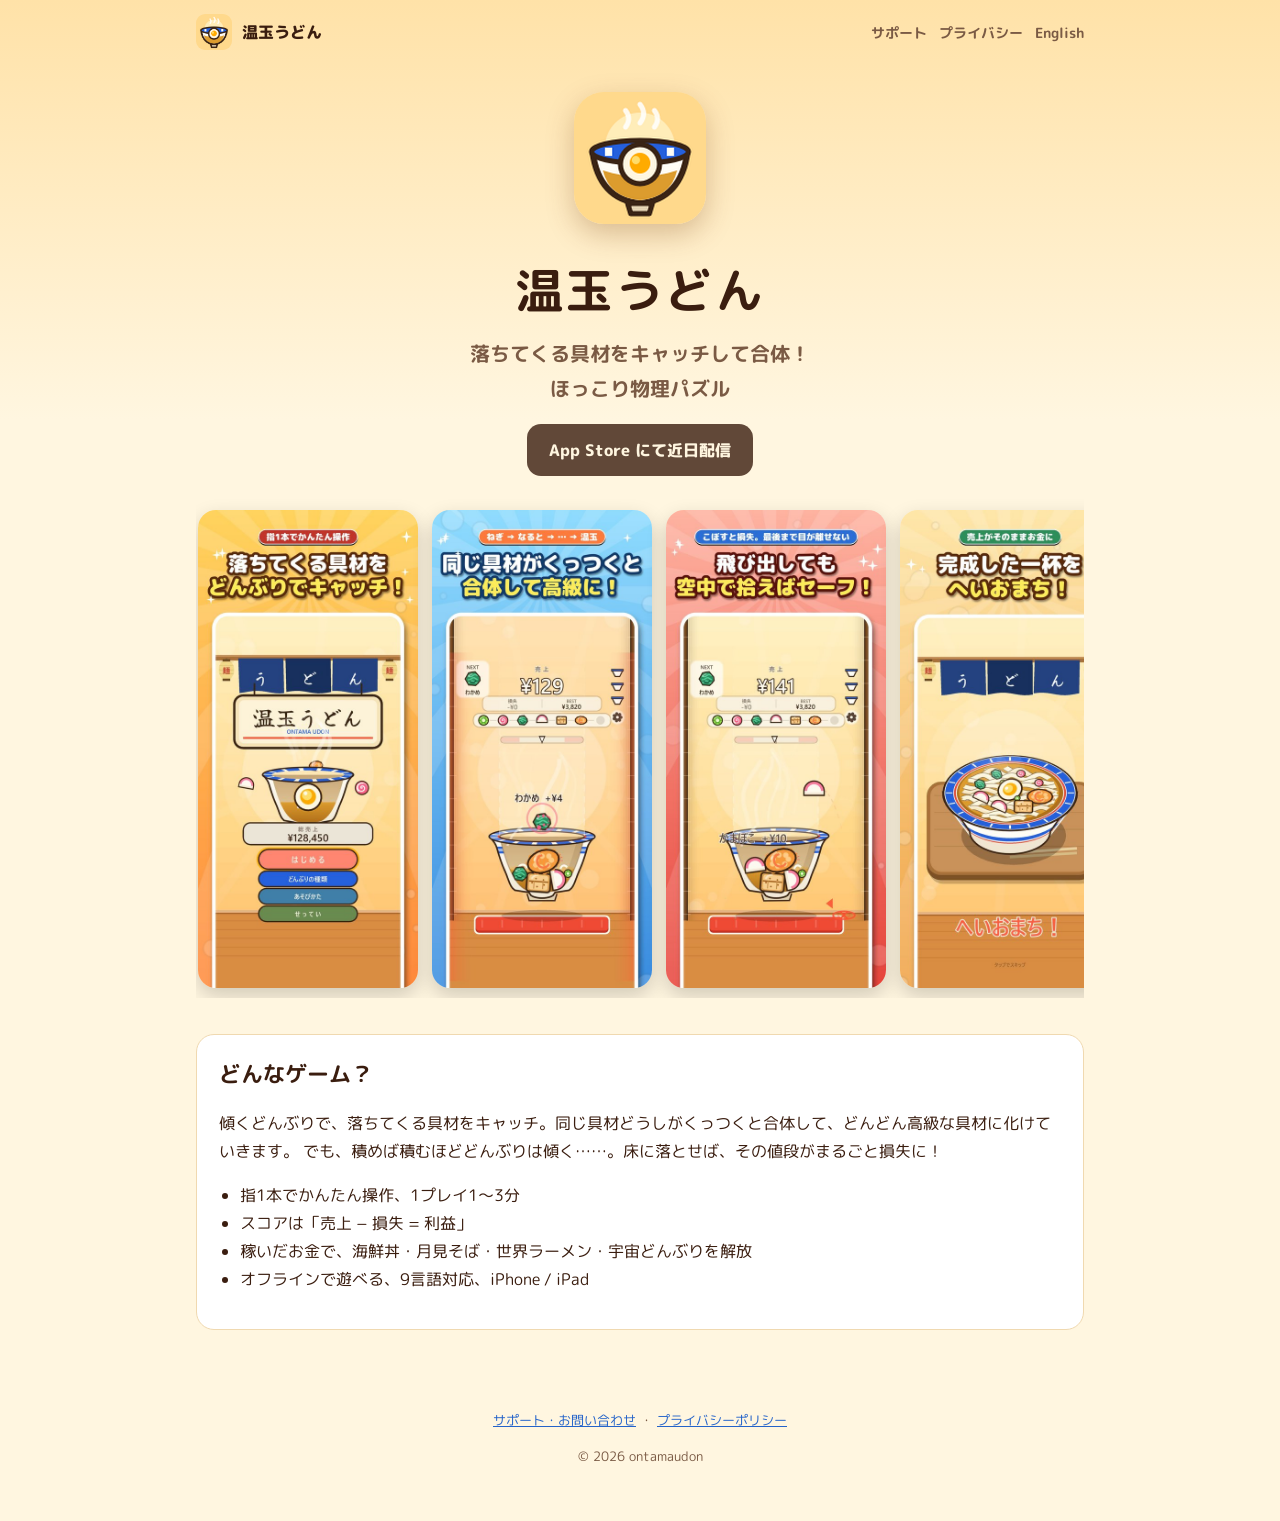
<file: index.html>
<!doctype html>
<html lang="ja">
<head>
<meta charset="utf-8">
<meta name="viewport" content="width=device-width, initial-scale=1">
<title>温玉うどん - どんぶり合体パズル</title>
<meta name="description" content="落ちてくる具材をどんぶりでキャッチ！同じ具材がくっつくと合体して高級に。指1本で遊べる、ほっこり物理パズルゲーム。">
<meta property="og:title" content="温玉うどん - どんぶり合体パズル">
<meta property="og:description" content="落ちてくる具材をどんぶりでキャッチして合体！ほっこり物理パズル。">
<meta property="og:image" content="https://ontamaudon.github.io/img/ss1.jpg">
<link rel="icon" href="favicon.png">
<link rel="apple-touch-icon" href="img/apple-touch-icon.png">
<link rel="preconnect" href="https://fonts.googleapis.com">
<link href="https://fonts.googleapis.com/css2?family=M+PLUS+Rounded+1c:wght@500;800&display=swap" rel="stylesheet">
<link rel="stylesheet" href="style.css">
</head>
<body>
<div class="wrap">
  <header class="top">
    <a class="brand" href="./"><img src="img/icon.png" alt="">温玉うどん</a>
    <nav><a href="support.html">サポート</a><a href="privacy.html">プライバシー</a><a href="en.html">English</a></nav>
  </header>

  <div class="hero">
    <img class="icon" src="img/icon.png" alt="温玉うどん アイコン">
    <h1>温玉うどん</h1>
    <p class="tag">落ちてくる具材をキャッチして合体！<br>ほっこり物理パズル</p>
    <span class="badge soon">App Store にて近日配信</span>
  </div>

  <div class="shots">
    <img src="img/ss1.jpg" alt="スクリーンショット1"><img src="img/ss2.jpg" alt="スクリーンショット2">
    <img src="img/ss3.jpg" alt="スクリーンショット3"><img src="img/ss4.jpg" alt="スクリーンショット4">
    <img src="img/ss5.jpg" alt="スクリーンショット5"><img src="img/ss6.jpg" alt="スクリーンショット6">
  </div>

  <section>
    <div class="card">
      <h2>どんなゲーム？</h2>
      <p>傾くどんぶりで、落ちてくる具材をキャッチ。同じ具材どうしがくっつくと合体して、どんどん高級な具材に化けていきます。
      でも、積めば積むほどどんぶりは傾く……。床に落とせば、その値段がまるごと損失に！</p>
      <ul>
        <li>指1本でかんたん操作、1プレイ1〜3分</li>
        <li>スコアは「売上 − 損失 = 利益」</li>
        <li>稼いだお金で、海鮮丼・月見そば・世界ラーメン・宇宙どんぶりを解放</li>
        <li>オフラインで遊べる、9言語対応、iPhone / iPad</li>
      </ul>
    </div>
  </section>

  <footer>
    <p><a href="support.html">サポート・お問い合わせ</a> ・ <a href="privacy.html">プライバシーポリシー</a></p>
    <p>© 2026 ontamaudon</p>
  </footer>
</div>
</body>
</html>
</file>
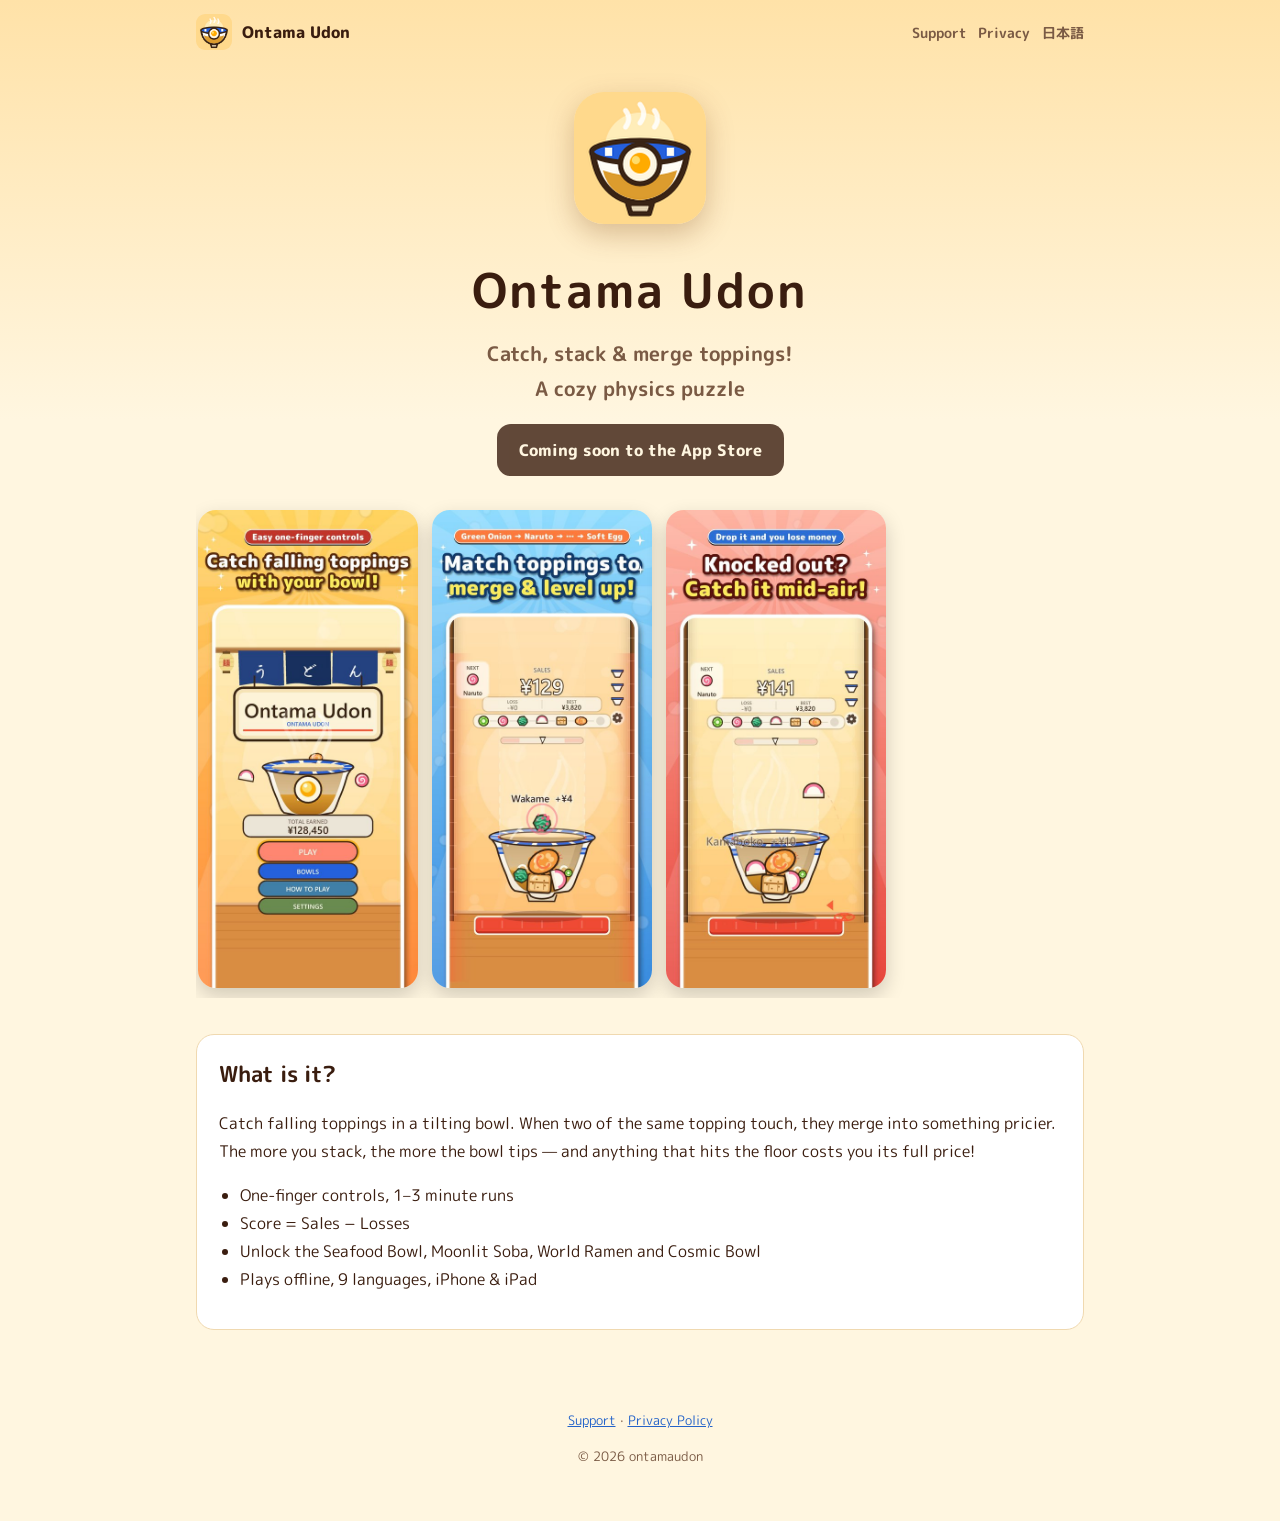
<file: en.html>
<!doctype html>
<html lang="en">
<head>
<meta charset="utf-8">
<meta name="viewport" content="width=device-width, initial-scale=1">
<title>Ontama Udon - Bowl Merge Puzzle</title>
<meta name="description" content="Catch falling toppings in your bowl and merge matching ones into pricier toppings. A cozy one-finger physics puzzle.">
<link rel="icon" href="favicon.png">
<link rel="apple-touch-icon" href="img/apple-touch-icon.png">
<link rel="preconnect" href="https://fonts.googleapis.com">
<link href="https://fonts.googleapis.com/css2?family=M+PLUS+Rounded+1c:wght@500;800&display=swap" rel="stylesheet">
<link rel="stylesheet" href="style.css">
</head>
<body>
<div class="wrap">
  <header class="top">
    <a class="brand" href="en.html"><img src="img/icon.png" alt="">Ontama Udon</a>
    <nav><a href="support.html#en">Support</a><a href="privacy.html#en">Privacy</a><a href="./">日本語</a></nav>
  </header>
  <div class="hero">
    <img class="icon" src="img/icon.png" alt="Ontama Udon icon">
    <h1>Ontama Udon</h1>
    <p class="tag">Catch, stack &amp; merge toppings!<br>A cozy physics puzzle</p>
    <span class="badge soon">Coming soon to the App Store</span>
  </div>
  <div class="shots">
    <img src="img/en_ss1.jpg" alt="Screenshot 1"><img src="img/en_ss2.jpg" alt="Screenshot 2"><img src="img/en_ss3.jpg" alt="Screenshot 3">
  </div>
  <section>
    <div class="card">
      <h2>What is it?</h2>
      <p>Catch falling toppings in a tilting bowl. When two of the same topping touch, they merge into something pricier.
      The more you stack, the more the bowl tips — and anything that hits the floor costs you its full price!</p>
      <ul>
        <li>One-finger controls, 1–3 minute runs</li>
        <li>Score = Sales − Losses</li>
        <li>Unlock the Seafood Bowl, Moonlit Soba, World Ramen and Cosmic Bowl</li>
        <li>Plays offline, 9 languages, iPhone &amp; iPad</li>
      </ul>
    </div>
  </section>
  <footer>
    <p><a href="support.html#en">Support</a> · <a href="privacy.html#en">Privacy Policy</a></p>
    <p>© 2026 ontamaudon</p>
  </footer>
</div>
</body>
</html>
</file>
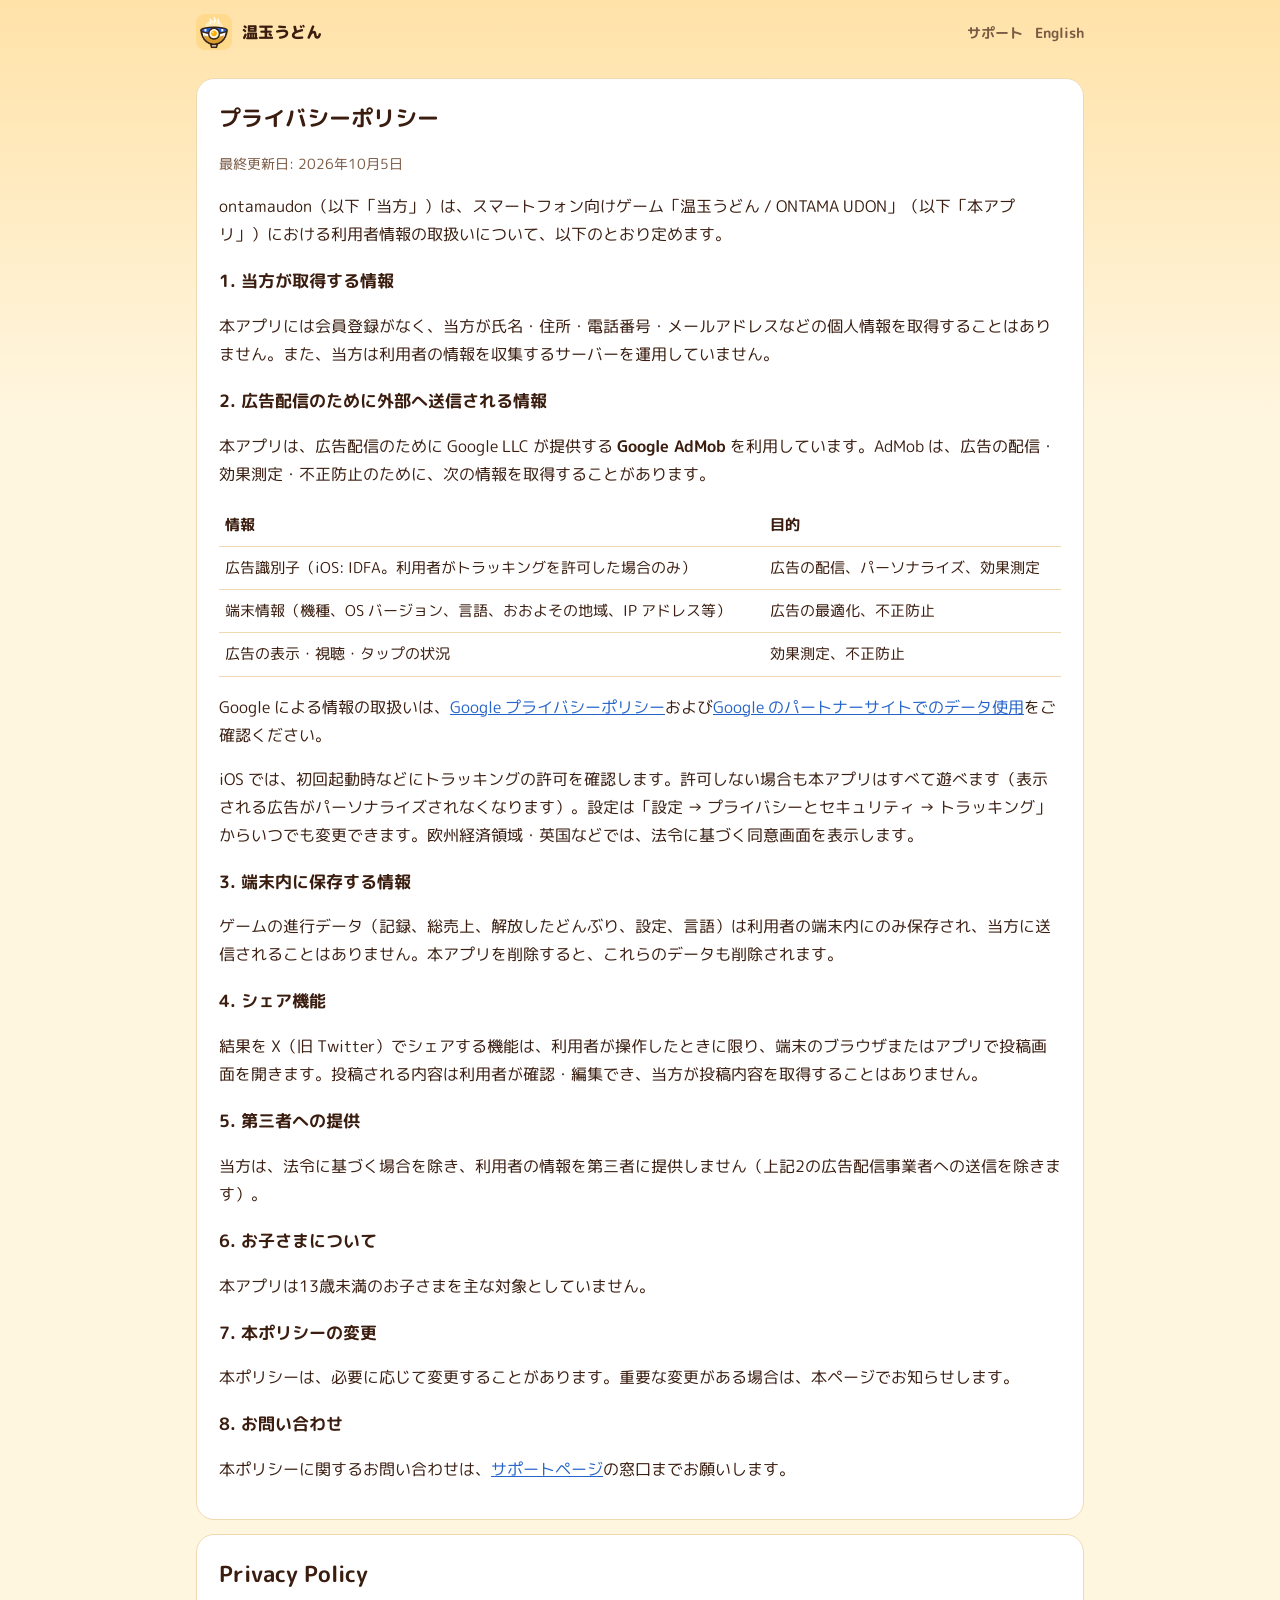
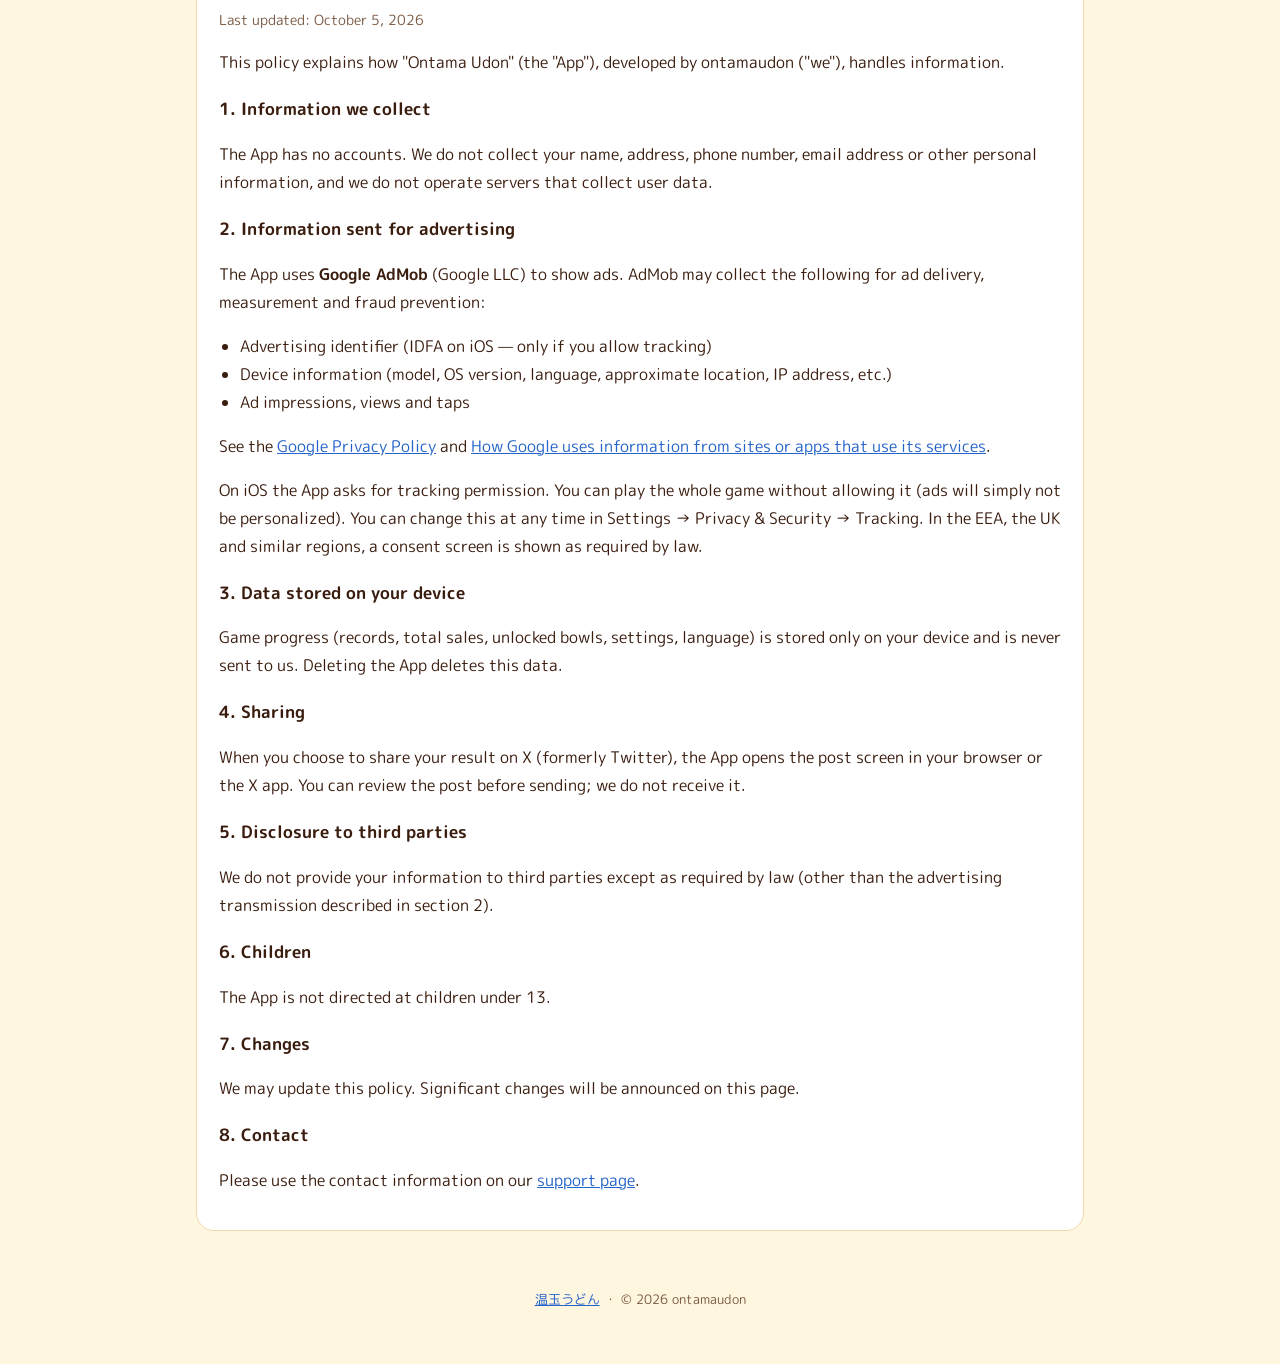
<file: privacy.html>
<!doctype html>
<html lang="ja">
<head>
<meta charset="utf-8">
<meta name="viewport" content="width=device-width, initial-scale=1">
<title>プライバシーポリシー | 温玉うどん</title>
<link rel="icon" href="favicon.png">
<link rel="preconnect" href="https://fonts.googleapis.com">
<link href="https://fonts.googleapis.com/css2?family=M+PLUS+Rounded+1c:wght@500;800&display=swap" rel="stylesheet">
<link rel="stylesheet" href="style.css">
</head>
<body>
<div class="wrap">
  <header class="top">
    <a class="brand" href="./"><img src="img/icon.png" alt="">温玉うどん</a>
    <nav><a href="support.html">サポート</a><a href="#en">English</a></nav>
  </header>

  <div class="card">
    <h2>プライバシーポリシー</h2>
    <p class="muted">最終更新日: 2026年10月5日</p>
    <p>ontamaudon（以下「当方」）は、スマートフォン向けゲーム「温玉うどん / ONTAMA UDON」（以下「本アプリ」）における利用者情報の取扱いについて、以下のとおり定めます。</p>

    <h3>1. 当方が取得する情報</h3>
    <p>本アプリには会員登録がなく、当方が氏名・住所・電話番号・メールアドレスなどの個人情報を取得することはありません。また、当方は利用者の情報を収集するサーバーを運用していません。</p>

    <h3>2. 広告配信のために外部へ送信される情報</h3>
    <p>本アプリは、広告配信のために Google LLC が提供する <b>Google AdMob</b> を利用しています。AdMob は、広告の配信・効果測定・不正防止のために、次の情報を取得することがあります。</p>
    <table>
      <tr><th>情報</th><th>目的</th></tr>
      <tr><td>広告識別子（iOS: IDFA。利用者がトラッキングを許可した場合のみ）</td><td>広告の配信、パーソナライズ、効果測定</td></tr>
      <tr><td>端末情報（機種、OS バージョン、言語、おおよその地域、IP アドレス等）</td><td>広告の最適化、不正防止</td></tr>
      <tr><td>広告の表示・視聴・タップの状況</td><td>効果測定、不正防止</td></tr>
    </table>
    <p>Google による情報の取扱いは、<a href="https://policies.google.com/privacy">Google プライバシーポリシー</a>および<a href="https://policies.google.com/technologies/partner-sites">Google のパートナーサイトでのデータ使用</a>をご確認ください。</p>
    <p>iOS では、初回起動時などにトラッキングの許可を確認します。許可しない場合も本アプリはすべて遊べます（表示される広告がパーソナライズされなくなります）。設定は「設定 → プライバシーとセキュリティ → トラッキング」からいつでも変更できます。欧州経済領域・英国などでは、法令に基づく同意画面を表示します。</p>

    <h3>3. 端末内に保存する情報</h3>
    <p>ゲームの進行データ（記録、総売上、解放したどんぶり、設定、言語）は利用者の端末内にのみ保存され、当方に送信されることはありません。本アプリを削除すると、これらのデータも削除されます。</p>

    <h3>4. シェア機能</h3>
    <p>結果を X（旧 Twitter）でシェアする機能は、利用者が操作したときに限り、端末のブラウザまたはアプリで投稿画面を開きます。投稿される内容は利用者が確認・編集でき、当方が投稿内容を取得することはありません。</p>

    <h3>5. 第三者への提供</h3>
    <p>当方は、法令に基づく場合を除き、利用者の情報を第三者に提供しません（上記2の広告配信事業者への送信を除きます）。</p>

    <h3>6. お子さまについて</h3>
    <p>本アプリは13歳未満のお子さまを主な対象としていません。</p>

    <h3>7. 本ポリシーの変更</h3>
    <p>本ポリシーは、必要に応じて変更することがあります。重要な変更がある場合は、本ページでお知らせします。</p>

    <h3>8. お問い合わせ</h3>
    <p>本ポリシーに関するお問い合わせは、<a href="support.html">サポートページ</a>の窓口までお願いします。</p>
  </div>

  <div class="card" id="en">
    <h2>Privacy Policy</h2>
    <p class="muted">Last updated: October 5, 2026</p>
    <p>This policy explains how "Ontama Udon" (the "App"), developed by ontamaudon ("we"), handles information.</p>

    <h3>1. Information we collect</h3>
    <p>The App has no accounts. We do not collect your name, address, phone number, email address or other personal information, and we do not operate servers that collect user data.</p>

    <h3>2. Information sent for advertising</h3>
    <p>The App uses <b>Google AdMob</b> (Google LLC) to show ads. AdMob may collect the following for ad delivery, measurement and fraud prevention:</p>
    <ul>
      <li>Advertising identifier (IDFA on iOS — only if you allow tracking)</li>
      <li>Device information (model, OS version, language, approximate location, IP address, etc.)</li>
      <li>Ad impressions, views and taps</li>
    </ul>
    <p>See the <a href="https://policies.google.com/privacy">Google Privacy Policy</a> and <a href="https://policies.google.com/technologies/partner-sites">How Google uses information from sites or apps that use its services</a>.</p>
    <p>On iOS the App asks for tracking permission. You can play the whole game without allowing it (ads will simply not be personalized). You can change this at any time in Settings → Privacy &amp; Security → Tracking. In the EEA, the UK and similar regions, a consent screen is shown as required by law.</p>

    <h3>3. Data stored on your device</h3>
    <p>Game progress (records, total sales, unlocked bowls, settings, language) is stored only on your device and is never sent to us. Deleting the App deletes this data.</p>

    <h3>4. Sharing</h3>
    <p>When you choose to share your result on X (formerly Twitter), the App opens the post screen in your browser or the X app. You can review the post before sending; we do not receive it.</p>

    <h3>5. Disclosure to third parties</h3>
    <p>We do not provide your information to third parties except as required by law (other than the advertising transmission described in section 2).</p>

    <h3>6. Children</h3>
    <p>The App is not directed at children under 13.</p>

    <h3>7. Changes</h3>
    <p>We may update this policy. Significant changes will be announced on this page.</p>

    <h3>8. Contact</h3>
    <p>Please use the contact information on our <a href="support.html#en">support page</a>.</p>
  </div>

  <footer><p><a href="./">温玉うどん</a> ・ © 2026 ontamaudon</p></footer>
</div>
</body>
</html>
</file>
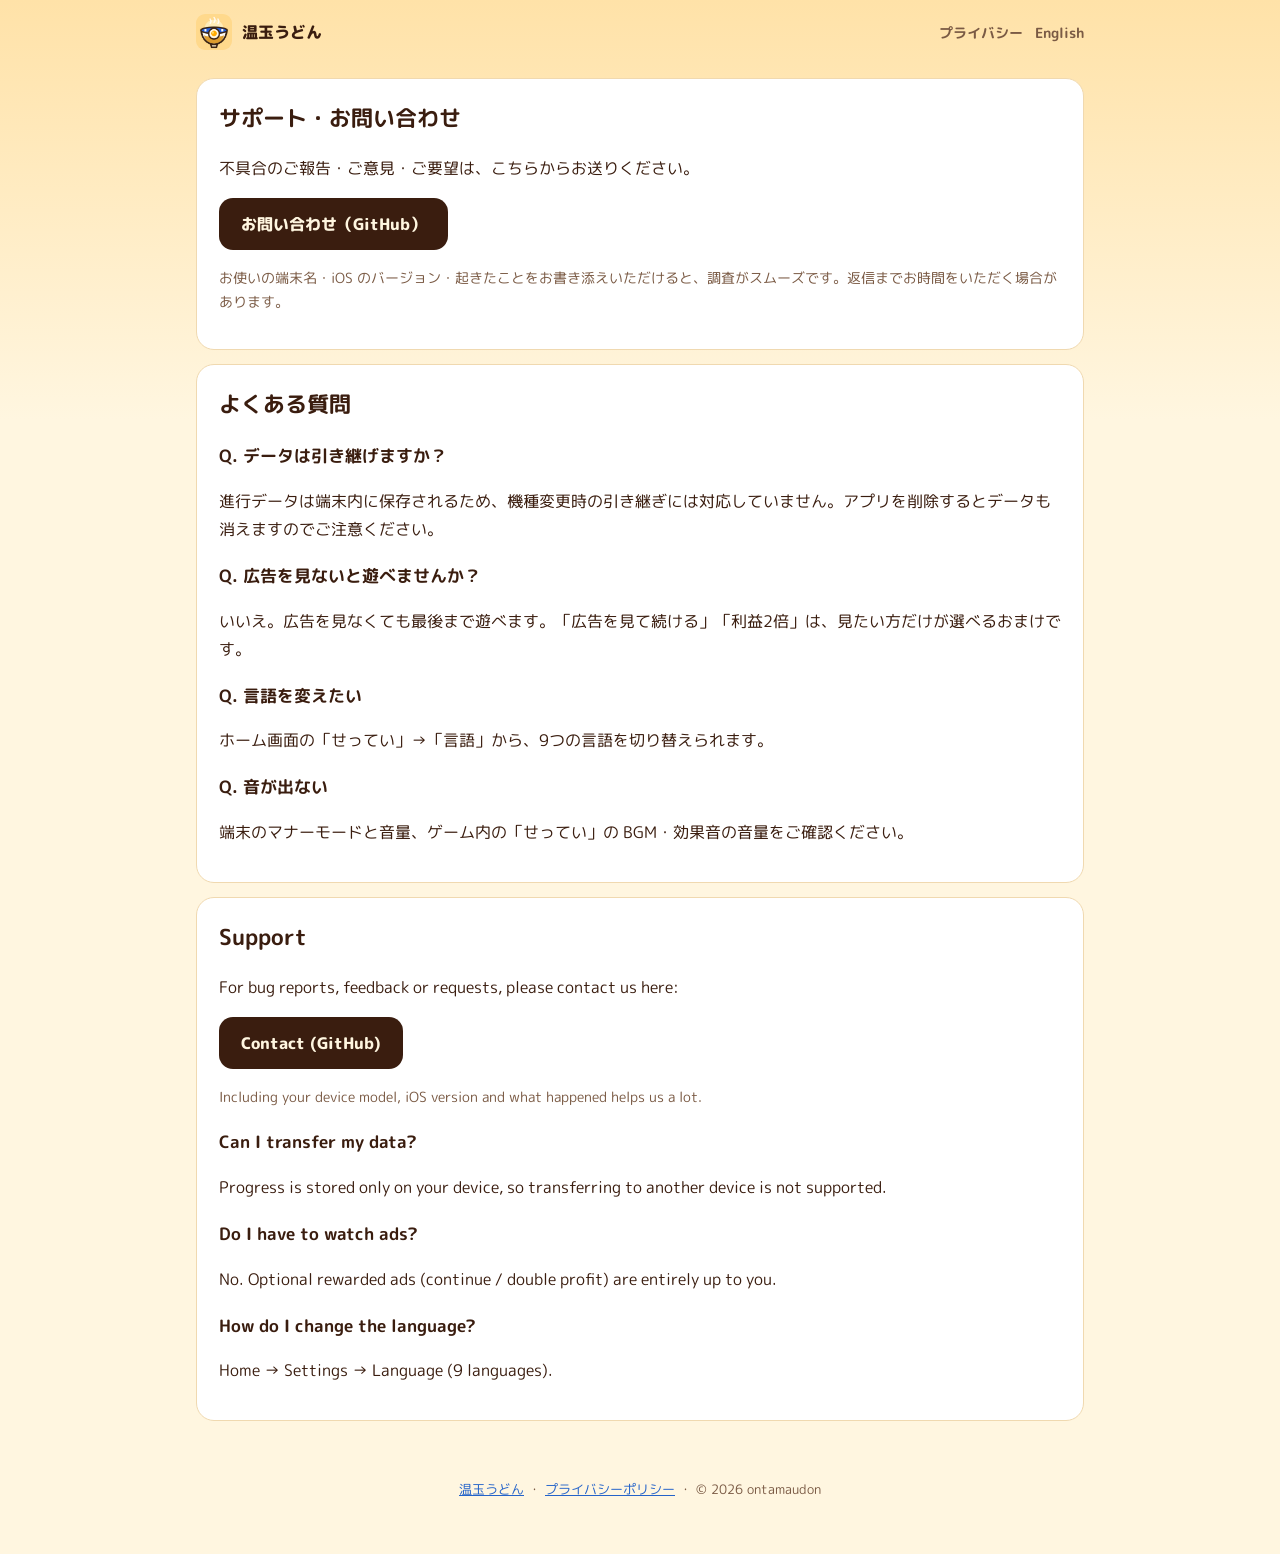
<file: support.html>
<!doctype html>
<html lang="ja">
<head>
<meta charset="utf-8">
<meta name="viewport" content="width=device-width, initial-scale=1">
<title>サポート | 温玉うどん</title>
<link rel="icon" href="favicon.png">
<link rel="preconnect" href="https://fonts.googleapis.com">
<link href="https://fonts.googleapis.com/css2?family=M+PLUS+Rounded+1c:wght@500;800&display=swap" rel="stylesheet">
<link rel="stylesheet" href="style.css">
</head>
<body>
<div class="wrap">
  <header class="top">
    <a class="brand" href="./"><img src="img/icon.png" alt="">温玉うどん</a>
    <nav><a href="privacy.html">プライバシー</a><a href="#en">English</a></nav>
  </header>

  <div class="card">
    <h2>サポート・お問い合わせ</h2>
    <p>不具合のご報告・ご意見・ご要望は、こちらからお送りください。</p>
    <p><a class="badge" href="https://github.com/OntamaUdon/OntamaUdon.github.io/issues/new">お問い合わせ（GitHub）</a></p>
    <p class="muted">お使いの端末名・iOS のバージョン・起きたことをお書き添えいただけると、調査がスムーズです。返信までお時間をいただく場合があります。</p>
  </div>

  <div class="card">
    <h2>よくある質問</h2>
    <h3>Q. データは引き継げますか？</h3>
    <p>進行データは端末内に保存されるため、機種変更時の引き継ぎには対応していません。アプリを削除するとデータも消えますのでご注意ください。</p>
    <h3>Q. 広告を見ないと遊べませんか？</h3>
    <p>いいえ。広告を見なくても最後まで遊べます。「広告を見て続ける」「利益2倍」は、見たい方だけが選べるおまけです。</p>
    <h3>Q. 言語を変えたい</h3>
    <p>ホーム画面の「せってい」→「言語」から、9つの言語を切り替えられます。</p>
    <h3>Q. 音が出ない</h3>
    <p>端末のマナーモードと音量、ゲーム内の「せってい」の BGM・効果音の音量をご確認ください。</p>
  </div>

  <div class="card" id="en">
    <h2>Support</h2>
    <p>For bug reports, feedback or requests, please contact us here:</p>
    <p><a class="badge" href="https://github.com/OntamaUdon/OntamaUdon.github.io/issues/new">Contact (GitHub)</a></p>
    <p class="muted">Including your device model, iOS version and what happened helps us a lot.</p>
    <h3>Can I transfer my data?</h3>
    <p>Progress is stored only on your device, so transferring to another device is not supported.</p>
    <h3>Do I have to watch ads?</h3>
    <p>No. Optional rewarded ads (continue / double profit) are entirely up to you.</p>
    <h3>How do I change the language?</h3>
    <p>Home → Settings → Language (9 languages).</p>
  </div>

  <footer><p><a href="./">温玉うどん</a> ・ <a href="privacy.html">プライバシーポリシー</a> ・ © 2026 ontamaudon</p></footer>
</div>
</body>
</html>
</file>
<file: style.css>
:root {
  --bg: #fff6e0;
  --bg2: #ffe2a8;
  --ink: #3a1d0f;
  --sub: #7a5a44;
  --red: #e0452c;
  --blue: #2463c9;
  --card: #ffffff;
  --line: #f0d9b0;
}
@media (prefers-color-scheme: dark) {
  :root:not([data-theme="light"]) {
    --bg: #23160e; --bg2: #3a2416; --ink: #fbeedd; --sub: #d6bfa8;
    --card: #2e1e14; --line: #4a3324;
  }
}
* { box-sizing: border-box; }
html { -webkit-text-size-adjust: 100%; }
body {
  margin: 0;
  font-family: "M PLUS Rounded 1c", "Hiragino Maru Gothic ProN", "Hiragino Sans", "Yu Gothic", sans-serif;
  color: var(--ink);
  background: linear-gradient(180deg, var(--bg2) 0, var(--bg) 420px) no-repeat, var(--bg);
  line-height: 1.75;
}
a { color: var(--blue); }
.wrap { max-width: 920px; margin: 0 auto; padding: 0 16px; }
header.top { display: flex; flex-wrap: wrap; gap: 6px 12px; align-items: center; justify-content: space-between; padding: 14px 0; }
header.top a.brand { display: flex; gap: 10px; align-items: center; color: var(--ink); text-decoration: none; font-weight: 800; white-space: nowrap; }
header.top a.brand img { width: 36px; height: 36px; border-radius: 9px; }
nav { white-space: nowrap; }
nav a { margin-left: 12px; color: var(--sub); text-decoration: none; font-size: 14px; font-weight: 700; }
.hero { text-align: center; padding: 28px 0 8px; }
.hero img.icon { width: 132px; height: 132px; border-radius: 30px; box-shadow: 0 10px 28px rgba(120,60,10,.28); }
.hero h1 { font-size: clamp(30px, 7vw, 48px); margin: 16px 0 4px; letter-spacing: .04em; }
.hero p.tag { font-size: clamp(16px, 4vw, 20px); color: var(--sub); margin: 0 0 18px; font-weight: 700; }
.badge { display: inline-block; background: var(--ink); color: var(--bg); padding: 12px 22px; border-radius: 14px; font-weight: 800; text-decoration: none; }
.badge.soon { opacity: .8; }
.shots { display: flex; gap: 14px; overflow-x: auto; padding: 26px 2px 10px; scroll-snap-type: x mandatory; }
.shots img { width: 220px; flex: 0 0 auto; border-radius: 18px; box-shadow: 0 8px 20px rgba(0,0,0,.18); scroll-snap-align: center; }
section { padding: 22px 0; }
.card { background: var(--card); border: 1px solid var(--line); border-radius: 18px; padding: 20px 22px; margin: 14px 0; }
h2 { font-size: 22px; margin: 0 0 8px; }
h3 { font-size: 17px; margin: 18px 0 4px; }
ul { padding-left: 1.3em; }
table { border-collapse: collapse; width: 100%; font-size: 15px; }
th, td { border-bottom: 1px solid var(--line); padding: 8px 6px; text-align: left; vertical-align: top; }
.lang-switch { text-align: right; font-size: 14px; }
footer { color: var(--sub); font-size: 13px; text-align: center; padding: 30px 0 40px; }
.muted { color: var(--sub); font-size: 14px; }
</file>
